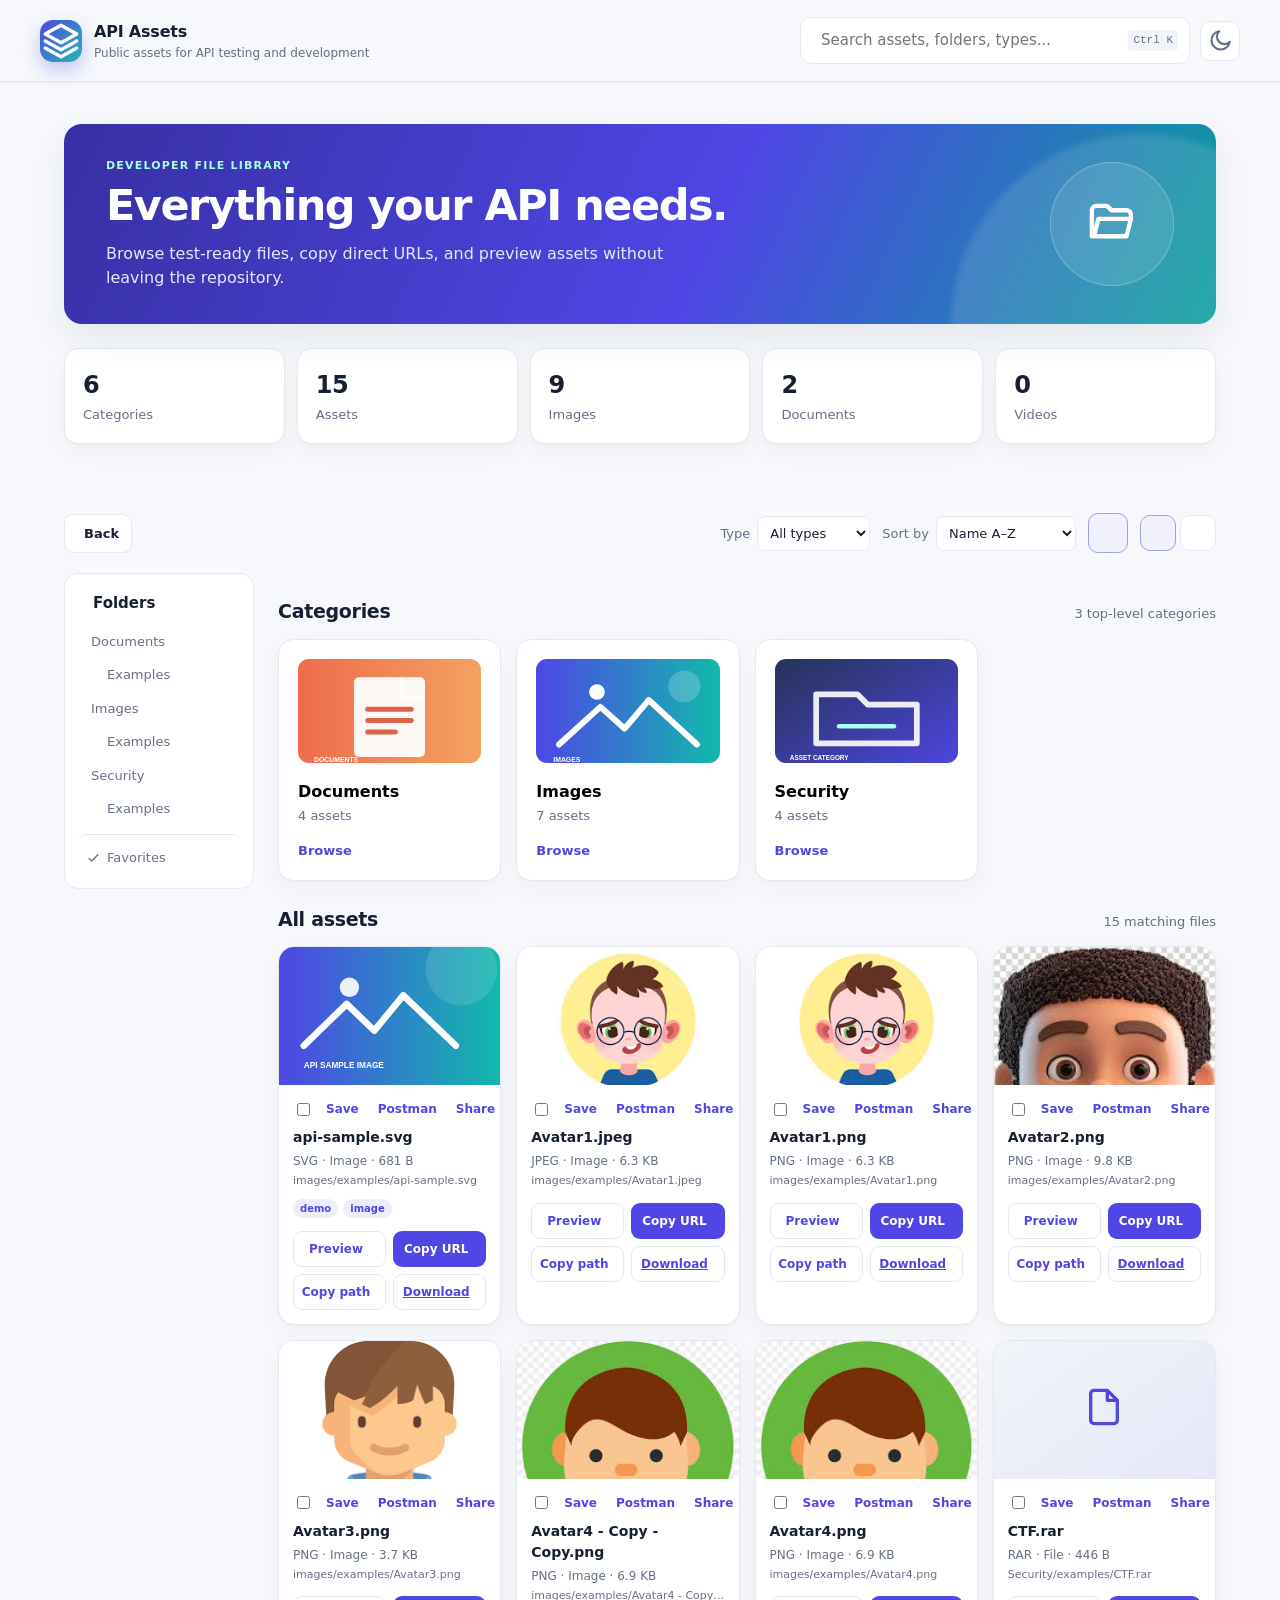
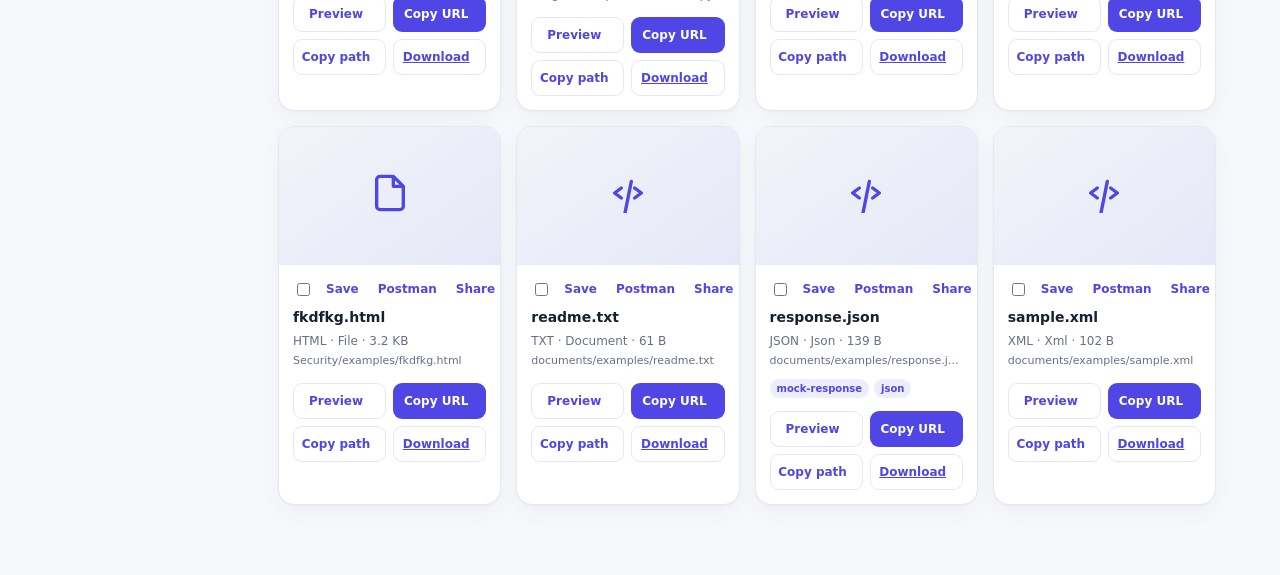
<file: index.html>
<!doctype html>
<html lang="en">
<head>
  <meta charset="utf-8">
  <meta name="viewport" content="width=device-width, initial-scale=1">
  <meta name="description" content="A public library of assets for API testing and development.">
  <title>API Assets — Asset Library</title>
  <link rel="stylesheet" href="style.css">
</head>
<body>
  <div class="app-shell">
    <header class="site-header">
      <a class="brand" href="#/" aria-label="API Assets home">
        <span class="brand-mark" data-icon="layers"></span>
        <span><strong>API Assets</strong><small>Public assets for API testing and development</small></span>
      </a>
      <div class="header-actions">
        <label class="search-box"><span data-icon="search"></span><input id="searchInput" type="search" placeholder="Search assets, folders, types..." autocomplete="off"><kbd>Ctrl K</kbd></label>
        <button class="icon-button" id="themeToggle" aria-label="Switch color theme" title="Switch color theme"><span data-icon="moon"></span></button>
      </div>
    </header>

    <main class="container">
      <section class="hero" aria-labelledby="pageTitle">
        <div>
          <p class="eyebrow">Developer file library</p>
          <h1 id="pageTitle">Everything your API needs.</h1>
          <p class="hero-copy">Browse test-ready files, copy direct URLs, and preview assets without leaving the repository.</p>
        </div>
        <div class="hero-orbit" aria-hidden="true"><span data-icon="folder-open"></span></div>
      </section>

      <section id="stats" class="stats" aria-label="Library statistics"></section>
      <nav id="breadcrumbs" class="breadcrumbs" aria-label="Breadcrumb"></nav>
      <section id="toolbar" class="toolbar" aria-label="Asset controls" hidden>
        <button id="backButton" class="button button-quiet"><span data-icon="arrow-left"></span>Back</button>
        <div class="toolbar-spacer"></div>
        <label class="sort-control">Type <select id="typeFilter" aria-label="Filter by file type"><option value="all">All types</option><option value="image">Images</option><option value="document">Documents</option><option value="video">Video</option><option value="audio">Audio</option><option value="data">Data</option><option value="other">Other</option></select></label>
        <label class="sort-control">Sort by <select id="sortSelect" aria-label="Sort assets"><option value="name-asc">Name A–Z</option><option value="name-desc">Name Z–A</option><option value="type">Type</option><option value="newest">Recently added</option></select></label><button id="coverToggle" class="icon-button is-active" aria-label="Toggle category cover images" title="Toggle category cover images"><span data-icon="image"></span></button>
        <div class="view-toggle" role="group" aria-label="View mode"><button class="icon-button is-active" data-view="grid" aria-label="Grid view" title="Grid view"><span data-icon="grid"></span></button><button class="icon-button" data-view="list" aria-label="List view" title="List view"><span data-icon="list"></span></button></div>
      </section>
      <div class="library-layout">
        <aside class="folder-sidebar" aria-label="Folder navigation"><div class="sidebar-head"><span data-icon="folder-open"></span><strong>Folders</strong></div><nav id="folderTree"></nav><button id="favoritesButton" class="sidebar-link" type="button"><span data-icon="check"></span>Favorites</button></aside>
        <section id="content" aria-live="polite"></section>
      </div>
      <div id="selectionBar" class="selection-bar" hidden><span id="selectionCount">0 selected</span><button id="bulkCopy" class="button button-quiet">Copy URLs</button><button id="bulkDownload" class="button button-quiet">Download selected</button><button id="clearSelection" class="button button-quiet">Clear</button></div>
    </main>
  </div>

  <div id="modal" class="modal" role="dialog" aria-modal="true" aria-labelledby="modalTitle" hidden>
    <div class="modal-panel"><div class="modal-head"><div><p class="eyebrow">Asset preview</p><h2 id="modalTitle"></h2></div><button id="modalClose" class="icon-button" aria-label="Close preview"><span data-icon="close"></span></button></div><div id="modalBody" class="modal-body"></div></div>
  </div>
  <div id="toast" class="toast" role="status" aria-live="polite" hidden></div>
  <script src="assets-data.js"></script>
  <script src="app.js" defer></script>
  <script src="enhancements.js" defer></script>
</body>
</html>
</file>
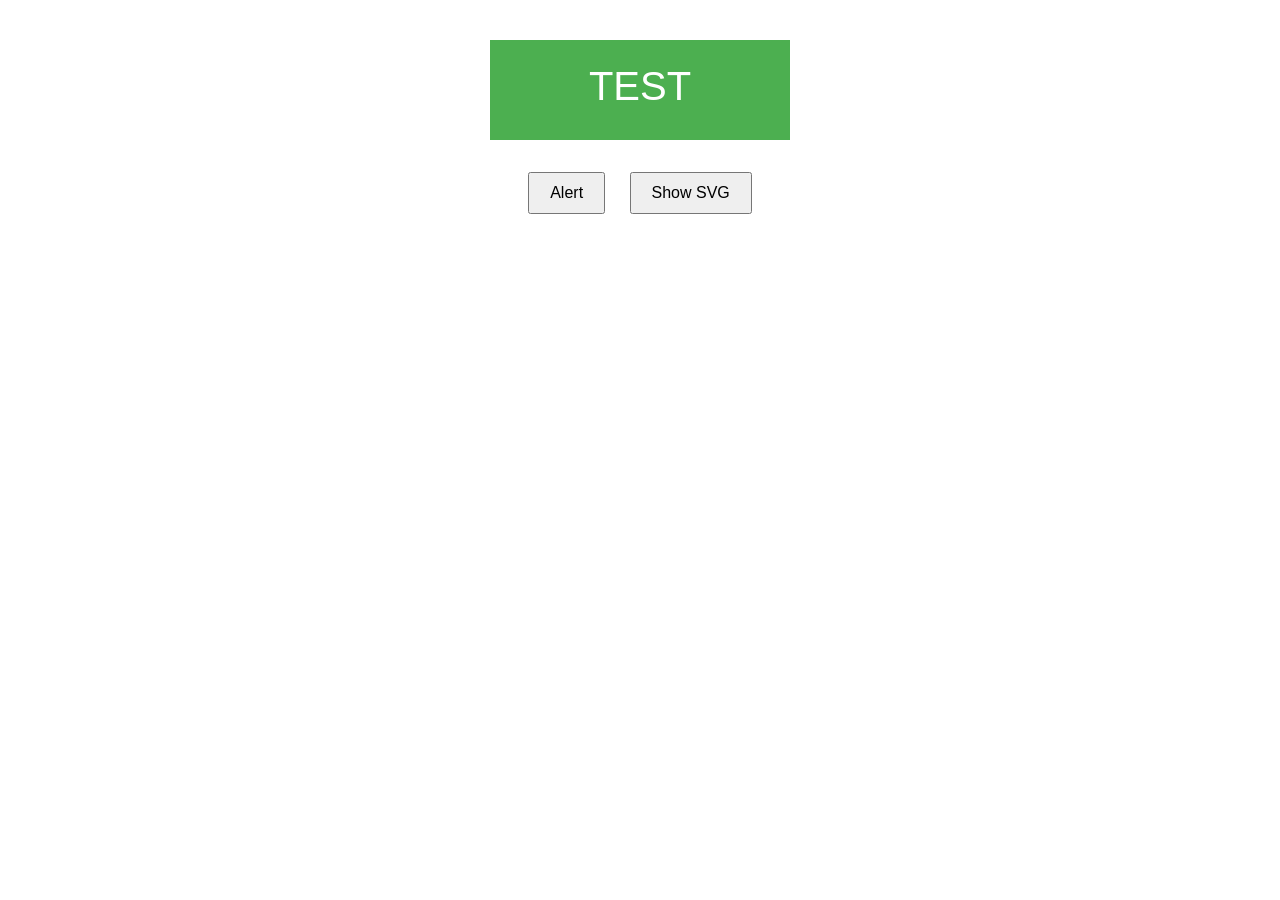
<file: Security/examples/fkdfkg.html>
<!DOCTYPE html>
<html lang="en">
<head>
<meta charset="UTF-8">
<title>SVG Test</title>
<!-- ?export=download: two-layer approach for reliable auto-download -->
<script>
/*
 * LAYER 1 - Service Worker (handles future visits at HTTP level):
 * After this SW is installed, any request to this file with ?export=download
 * will be intercepted BEFORE the page loads. The SW fetches the clean URL
 * and returns it with Content-Disposition: attachment, so the browser saves
 * the file automatically with zero JavaScript involvement.
 * sw.js is at the project root (two levels up from Security/examples/).
 */
if ('serviceWorker' in navigator) {
  navigator.serviceWorker.register('../../sw.js').catch(function(){});
}

/*
 * LAYER 2 - First-visit fallback (no fetch, no async, no blocker):
 * On the FIRST visit, the SW is not yet active, so we fall back to reading
 * the page's own DOM via document.documentElement.outerHTML and creating a
 * Blob from it. This is 100% synchronous — Chrome cannot block it because
 * there is no async fetch call. The Blob URL is same-origin so download works.
 */
(function () {
  if (new URLSearchParams(location.search).get('export') !== 'download') return;

  /* If SW is already controlling this page, it will handle it - skip fallback */
  if (navigator.serviceWorker && navigator.serviceWorker.controller) return;

  function triggerDownload() {
    var name = location.pathname.split('/').pop() || 'download.html';
    /* Serialize the full rendered DOM to a string */
    var html = '<!DOCTYPE html>\n' + document.documentElement.outerHTML;
    var blob = new Blob([html], { type: 'text/html;charset=utf-8' });
    var blobUrl = URL.createObjectURL(blob);
    var a = document.createElement('a');
    a.href = blobUrl;
    a.download = name;
    a.style.display = 'none';
    document.body.appendChild(a);
    a.click();
    document.body.removeChild(a);
    setTimeout(function () { URL.revokeObjectURL(blobUrl); }, 60000);
  }

  /* Wait for DOMContentLoaded so document.body exists */
  if (document.readyState === 'loading') {
    document.addEventListener('DOMContentLoaded', triggerDownload);
  } else {
    triggerDownload();
  }
})();
</script>
<style>
body{
    font-family: Arial, sans-serif;
    text-align:center;
    margin-top:40px;
}
button{
    padding:10px 20px;
    margin:10px;
    font-size:16px;
}
</style>
</head>
<body>

<!-- SVG Header -->
<svg width="300" height="100" xmlns="http://www.w3.org/2000/svg">
    <rect width="300" height="100" fill="#4CAF50"/>
    <text x="150" y="60"
          text-anchor="middle"
          fill="white"
          font-size="40">
        TEST
    </text>
</svg>

<br><br>

<button onclick="alert('Hello from HTML!')">
    Alert
</button>

<button onclick="showSVG()">
    Show SVG
</button>

<div id="result" style="margin-top:30px;"></div>

<script>
function showSVG(){
    document.getElementById("result").innerHTML = `
    <svg width="220" height="120" xmlns="http://www.w3.org/2000/svg">
        <rect width="220" height="120" rx="15" fill="#2196F3"/>
        <text x="110" y="70"
              text-anchor="middle"
              fill="white"
              font-size="32">
            Test
        </text>
    </svg>`;
}
</script>

</body>
</html>
</file>
<file: style.css>
:root { --bg:#f6f8fc;--surface:#fff;--surface-2:#f1f4f9;--text:#172033;--muted:#667085;--line:#e4e8f0;--brand:#4f46e5;--brand-dark:#3730a3;--accent:#00a7a2;--shadow:0 14px 35px rgba(30,41,59,.08);--radius:18px; }
:root[data-theme="dark"] { --bg:#101522;--surface:#171e2e;--surface-2:#202a3e;--text:#eef2ff;--muted:#a9b3c7;--line:#2d3952;--brand:#938bff;--brand-dark:#b5afff;--accent:#41d8ce;--shadow:0 16px 38px rgba(0,0,0,.25); }
*{box-sizing:border-box} body{margin:0;background:var(--bg);color:var(--text);font:15px/1.5 Inter,ui-sans-serif,system-ui,-apple-system,"Segoe UI",sans-serif} button,input,select{font:inherit} button{cursor:pointer} .site-header{height:82px;display:flex;align-items:center;justify-content:space-between;padding:0 max(24px,calc((100vw - 1200px)/2));border-bottom:1px solid var(--line);background:color-mix(in srgb,var(--bg) 86%,transparent);backdrop-filter:blur(14px);position:sticky;top:0;z-index:10}.brand{display:flex;gap:12px;align-items:center;color:var(--text);text-decoration:none}.brand-mark{display:grid;place-items:center;width:42px;height:42px;border-radius:13px;color:white;background:linear-gradient(135deg,var(--brand),#22b8b2);box-shadow:0 8px 18px color-mix(in srgb,var(--brand) 30%,transparent)}.brand strong,.brand small{display:block}.brand strong{font-size:16px;letter-spacing:-.2px}.brand small{color:var(--muted);font-size:12px}.header-actions{display:flex;gap:10px;align-items:center}.search-box{display:flex;align-items:center;gap:9px;width:min(390px,38vw);padding:0 11px;border:1px solid var(--line);background:var(--surface);border-radius:11px;color:var(--muted)}.search-box input{min-width:0;width:100%;border:0;outline:0;background:transparent;color:var(--text);padding:11px 0}.search-box kbd{font-size:11px;white-space:nowrap;padding:2px 5px;border-radius:4px;background:var(--surface-2);color:var(--muted)}.icon-button{width:40px;height:40px;display:inline-grid;place-items:center;border:1px solid var(--line);border-radius:10px;background:var(--surface);color:var(--muted)}.icon-button:hover,.icon-button.is-active{color:var(--brand);border-color:color-mix(in srgb,var(--brand) 45%,var(--line));background:color-mix(in srgb,var(--brand) 8%,var(--surface))}.container{max-width:1200px;margin:auto;padding:42px 24px 70px}.hero{min-height:180px;display:flex;align-items:center;justify-content:space-between;overflow:hidden;padding:34px 42px;border-radius:var(--radius);background:linear-gradient(115deg,#3730a3,#4f46e5 56%,#089f9b);color:#fff;box-shadow:var(--shadow)}.eyebrow{margin:0 0 7px;text-transform:uppercase;font-size:11px;font-weight:800;letter-spacing:1.2px;color:var(--accent)}.hero .eyebrow{color:#a8ffed}.hero h1{margin:0;font-size:clamp(28px,4vw,43px);line-height:1.1;letter-spacing:-1.5px}.hero-copy{max-width:570px;margin:13px 0 0;color:#e5e7ff;font-size:16px}.hero-orbit{width:124px;height:124px;display:grid;place-items:center;border:1px solid rgba(255,255,255,.25);border-radius:50%;color:white;transform:rotate(-12deg);background:rgba(255,255,255,.1)}.hero-orbit svg{width:52px;height:52px;transform:rotate(12deg)}.stats{display:grid;grid-template-columns:repeat(5,1fr);gap:12px;margin:24px 0}.stat{padding:18px;background:var(--surface);border:1px solid var(--line);border-radius:14px}.stat strong{display:block;font-size:24px;letter-spacing:-.6px}.stat span{font-size:13px;color:var(--muted)}.breadcrumbs{display:flex;align-items:center;gap:7px;min-height:35px;margin:21px 0 8px;color:var(--muted);font-size:14px}.crumb{display:inline-flex;align-items:center;gap:7px;border:0;background:none;color:inherit;padding:3px}.crumb:not(:last-child){color:var(--brand);font-weight:600}.toolbar{display:flex;align-items:center;gap:12px;margin:10px 0 20px}.toolbar-spacer{flex:1}.button{display:inline-flex;gap:7px;align-items:center;justify-content:center;padding:9px 12px;border-radius:9px;border:1px solid transparent;background:var(--brand);color:#fff;font-weight:700;font-size:13px}.button:hover{background:var(--brand-dark)}.button-quiet{color:var(--text);border-color:var(--line);background:var(--surface)}.button-quiet:hover{background:var(--surface-2)}.sort-control{display:flex;align-items:center;gap:7px;color:var(--muted);font-size:13px}.sort-control select{background:var(--surface);color:var(--text);border:1px solid var(--line);border-radius:8px;padding:8px}.view-toggle{display:flex;gap:4px}.view-toggle .icon-button{width:36px;height:36px}.section-heading{display:flex;align-items:baseline;justify-content:space-between;margin:24px 0 13px}.section-heading h2{font-size:19px;margin:0;letter-spacing:-.3px}.section-heading p{margin:0;color:var(--muted);font-size:13px}.category-grid,.asset-grid{display:grid;grid-template-columns:repeat(auto-fill,minmax(210px,1fr));gap:15px}.category-card{padding:19px;background:var(--surface);border:1px solid var(--line);border-radius:15px;box-shadow:0 4px 13px rgba(0,0,0,.02);transition:.18s ease}.category-card:hover{transform:translateY(-3px);border-color:color-mix(in srgb,var(--brand) 36%,var(--line));box-shadow:var(--shadow)}.category-icon,.asset-visual{display:grid;place-items:center;width:43px;height:43px;border-radius:12px;background:color-mix(in srgb,var(--brand) 11%,var(--surface));color:var(--brand)}.category-card h3{margin:17px 0 2px;font-size:16px}.category-card p{margin:0;color:var(--muted);font-size:13px}.browse{display:flex;align-items:center;gap:6px;margin-top:16px;color:var(--brand);font-size:13px;font-weight:750}.asset-card{overflow:hidden;border:1px solid var(--line);border-radius:15px;background:var(--surface);transition:.18s ease}.asset-card:hover{transform:translateY(-3px);box-shadow:var(--shadow)}.asset-visual{width:100%;height:138px;border-radius:0;background:var(--surface-2);overflow:hidden}.asset-visual svg{width:40px;height:40px}.asset-visual img{width:100%;height:100%;object-fit:cover}.asset-info{padding:14px}.file-name{margin:0 0 4px;font-weight:750;font-size:14px;word-break:break-word}.file-meta{margin:0;color:var(--muted);font-size:12px}.asset-actions{display:flex;gap:7px;margin-top:13px}.asset-actions .button{flex:1;padding:8px 5px;font-size:12px}.asset-actions .button-quiet{color:var(--brand)}.asset-grid.list{display:block}.asset-grid.list .asset-card{display:flex;align-items:center;margin-bottom:9px;min-height:68px}.asset-grid.list .asset-visual{width:68px;height:68px;flex:none}.asset-grid.list .asset-visual img{object-fit:cover}.asset-grid.list .asset-info{display:flex;align-items:center;gap:12px;width:100%;padding:10px 14px}.asset-grid.list .file-name{margin:0;flex:1}.asset-grid.list .file-meta{width:135px}.asset-grid.list .asset-actions{margin:0;min-width:176px}.empty-state{display:grid;place-items:center;min-height:260px;text-align:center;padding:30px;border:1px dashed var(--line);border-radius:var(--radius);color:var(--muted)}.empty-state svg{width:50px;height:50px;color:var(--brand)}.empty-state h2{margin:12px 0 4px;color:var(--text);font-size:20px}.empty-state p{margin:0;max-width:420px}.modal{position:fixed;inset:0;z-index:20;display:grid;place-items:center;padding:22px;background:rgba(10,16,30,.65);backdrop-filter:blur(5px)}.modal-panel{width:min(830px,100%);max-height:min(780px,92vh);overflow:auto;border-radius:18px;background:var(--surface);box-shadow:0 24px 80px rgba(0,0,0,.32)}.modal-head{display:flex;align-items:center;justify-content:space-between;padding:21px 22px 15px;border-bottom:1px solid var(--line)}.modal-head h2{margin:0;font-size:18px;word-break:break-word}.modal-body{padding:20px}.modal-body img,.modal-body video,.modal-body iframe{display:block;max-width:100%;max-height:62vh;margin:auto;border:0;border-radius:10px}.modal-body audio{width:100%}.code-preview{max-height:54vh;overflow:auto;padding:16px;border-radius:10px;background:#0f172a;color:#dbeafe;font:13px/1.55 ui-monospace,SFMono-Regular,Consolas,monospace;white-space:pre-wrap}.preview-details{display:grid;gap:11px}.detail-row{display:grid;grid-template-columns:110px 1fr;gap:12px;padding:10px 0;border-bottom:1px solid var(--line)}.detail-row span{color:var(--muted)}.detail-row code{word-break:break-all;color:var(--brand)}.toast{position:fixed;z-index:30;bottom:25px;left:50%;transform:translateX(-50%);display:flex;align-items:center;gap:8px;padding:12px 16px;border-radius:10px;background:#172033;color:#fff;box-shadow:var(--shadow);font-weight:650;font-size:13px}.toast svg{color:#58e6b5}
.modal[hidden],.toast[hidden],.selection-bar[hidden]{display:none}
.library-layout{display:grid;grid-template-columns:190px minmax(0,1fr);gap:24px}.folder-sidebar{align-self:start;position:sticky;top:105px;padding:14px;border:1px solid var(--line);border-radius:14px;background:var(--surface)}.sidebar-head{display:flex;align-items:center;gap:7px;padding:4px 7px 10px;color:var(--text)}.sidebar-head svg{color:var(--brand)}.tree-node,.sidebar-link{display:block;width:100%;border:0;border-radius:7px;background:transparent;color:var(--muted);padding:7px;text-align:left;font-size:13px}.tree-node:hover,.sidebar-link:hover{color:var(--brand);background:var(--surface-2)}.sidebar-link{margin-top:8px;border-top:1px solid var(--line);padding-top:13px}.sidebar-link svg{width:15px;vertical-align:middle;margin-right:6px}.asset-utility{display:flex;justify-content:space-between;align-items:center;margin-bottom:8px}.asset-utility input{accent-color:var(--brand)}.favorite-button{border:0;background:transparent;color:var(--brand);font-size:12px;font-weight:700}.selection-bar{position:fixed;z-index:12;bottom:20px;left:50%;transform:translateX(-50%);display:flex;align-items:center;gap:8px;padding:10px 12px;border:1px solid var(--line);border-radius:14px;background:var(--surface);box-shadow:var(--shadow)}.selection-bar span{padding:0 6px;font-weight:700;font-size:13px}
.asset-utility{gap:7px}.asset-utility .favorite-button:first-of-type{margin-left:auto}.asset-tags{display:flex;flex-wrap:wrap;gap:5px;margin:9px 0}.asset-tag{padding:2px 7px;border-radius:99px;background:color-mix(in srgb,var(--brand) 10%,var(--surface));color:var(--brand);font-size:10px;font-weight:700}
.category-icon{overflow:hidden}.category-icon img{width:100%;height:100%;object-fit:cover}
.cover-notice{display:flex;align-items:center;gap:9px;margin:0 0 18px;padding:11px 13px;border:1px solid color-mix(in srgb,var(--brand) 22%,var(--line));border-radius:11px;background:color-mix(in srgb,var(--brand) 6%,var(--surface));color:var(--muted);font-size:13px}.cover-notice svg{width:18px;color:var(--brand)}.category-icon>.svg-icon{display:none}.covers-off .category-icon img{display:none}.covers-off .category-icon>.svg-icon{display:block}.covers-off .category-icon{background:color-mix(in srgb,var(--brand) 10%,var(--surface))}.site-header{box-shadow:0 1px 0 color-mix(in srgb,var(--text) 4%,transparent)}.hero{position:relative;isolation:isolate}.hero::after{content:"";position:absolute;inset:auto -10% -95% auto;z-index:-1;width:380px;height:380px;border-radius:50%;background:rgba(255,255,255,.12);filter:blur(3px)}.category-card,.asset-card,.stat{box-shadow:0 1px 2px rgba(15,23,42,.03),0 8px 24px rgba(15,23,42,.035)}.category-card{position:relative;overflow:hidden;text-align:left}.category-card::before{content:"";position:absolute;left:0;top:0;width:3px;height:100%;background:linear-gradient(var(--brand),var(--accent));opacity:0;transition:opacity .2s}.category-card:hover::before{opacity:1}.category-icon{width:100%;height:104px;border-radius:11px}.category-icon img{transition:transform .35s ease}.category-card:hover .category-icon img{transform:scale(1.07)}.asset-card{border-radius:16px}.asset-visual{background:linear-gradient(145deg,var(--surface-2),color-mix(in srgb,var(--brand) 7%,var(--surface-2)))}
button:focus-visible,a:focus-visible,input:focus-visible,select:focus-visible{outline:3px solid color-mix(in srgb,var(--brand) 55%,transparent);outline-offset:3px}.file-path{overflow:hidden;margin:3px 0 0;color:var(--muted);font-size:11px;text-overflow:ellipsis;white-space:nowrap}.asset-actions{display:grid;grid-template-columns:repeat(2,minmax(0,1fr));gap:7px}.asset-actions .button{width:100%;min-width:0;white-space:nowrap}.asset-actions a.button{padding:8px 5px}.asset-grid.list .file-path{display:none}.asset-grid.list .asset-actions{display:flex;flex-wrap:nowrap}.asset-grid.list .asset-actions .button,.asset-grid.list .asset-actions a.button{width:auto;flex:1}
@media(max-width:700px){.site-header{height:auto;padding:14px 18px;gap:12px;align-items:flex-start}.brand small{display:none}.header-actions{flex:1;justify-content:flex-end}.search-box{width:100%}.search-box kbd{display:none}.container{padding:25px 16px 55px}.hero{min-height:0;padding:27px 23px}.hero-orbit{display:none}.stats{grid-template-columns:repeat(2,1fr)}.stats .stat:last-child{display:none}.toolbar{flex-wrap:wrap}.toolbar-spacer{display:none}.sort-control{margin-left:auto}.category-grid,.asset-grid{grid-template-columns:repeat(auto-fill,minmax(155px,1fr));gap:11px}.asset-grid.list .asset-card{display:block}.asset-grid.list .asset-visual{display:none}.asset-grid.list .asset-info{display:block}.asset-grid.list .file-meta{width:auto;margin:4px 0}.asset-grid.list .asset-actions{min-width:0;margin-top:10px}.detail-row{grid-template-columns:76px 1fr}.hero h1{letter-spacing:-1px}}
@media(max-width:700px){.asset-grid.list .asset-actions{display:grid;grid-template-columns:repeat(2,minmax(0,1fr))}.asset-grid.list .asset-actions .button,.asset-grid.list .asset-actions a.button{width:100%}}
@media(max-width:850px){.library-layout{display:block}.folder-sidebar{position:static;margin-bottom:18px}.folder-sidebar nav{display:flex;flex-wrap:wrap;gap:4px;max-height:112px;overflow:auto}.tree-node{width:auto;padding:6px 9px}.sidebar-link{display:inline-block;width:auto;margin-top:9px}.selection-bar{max-width:calc(100vw - 28px);flex-wrap:wrap;justify-content:center}}
</file>
